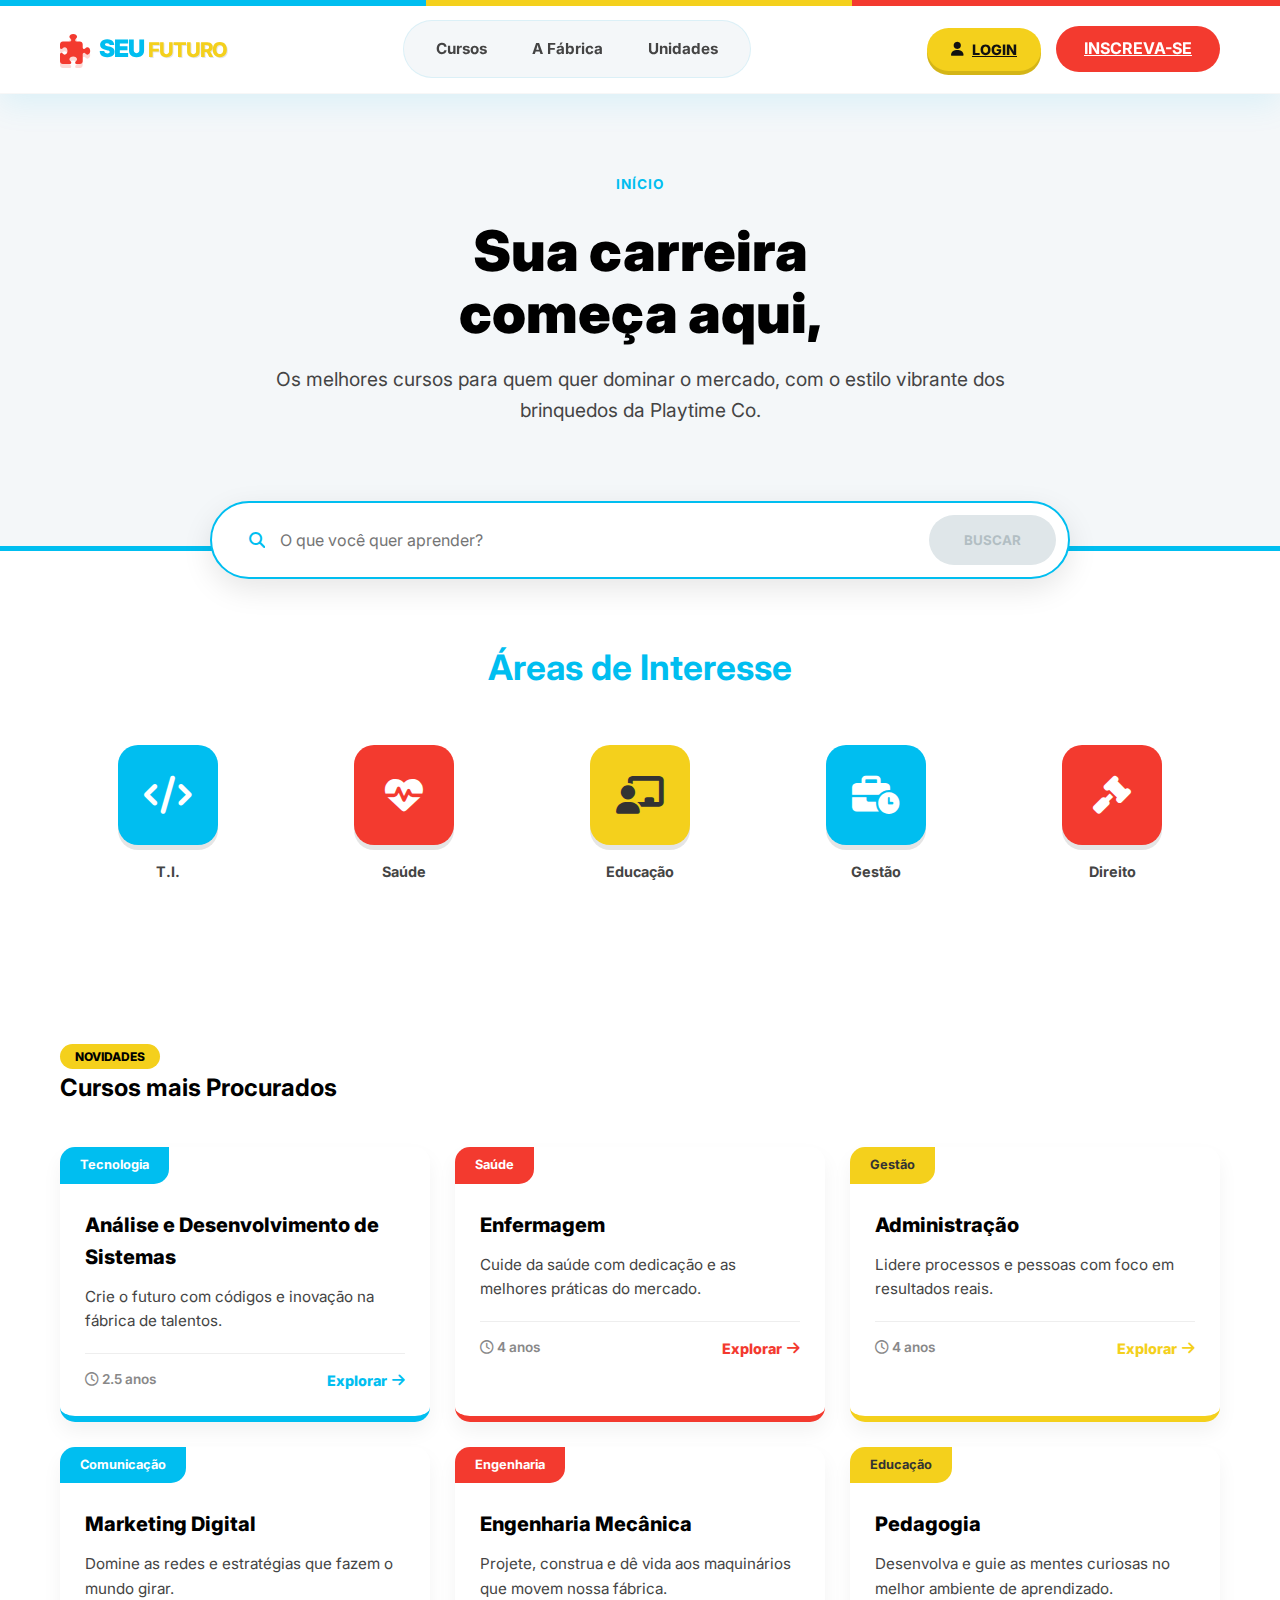
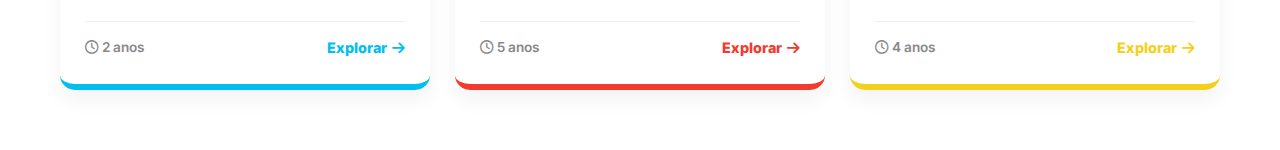
<file: index.html>
<!DOCTYPE html>
<html lang="pt-BR">
<head>
    <meta charset="UTF-8">
    <meta name="viewport" content="width=device-width, initial-scale=1.0">
    <title>Estácio | Modo Claro Playtime</title>
    <link rel="stylesheet" href="CSS/style.css">
    <link href="https://fonts.googleapis.com/css2?family=Inter:wght@400;700;900&display=swap" rel="stylesheet">
    <link rel="stylesheet" href="https://cdnjs.cloudflare.com/ajax/libs/font-awesome/6.4.0/css/all.min.css">
</head>
<body>
<div id="page-loader" class="page-loader">
        <div class="loader-content">
            <i class="fa-solid fa-puzzle-piece loader-icon"></i>
            <h2>ESTÁCIO <span class="highlight">PLAYTIME</span></h2>
            <p>Ligando as esteiras da fábrica...</p>
            <div class="loading-bar">
                <div class="progress"></div>
            </div>
        </div>
    </div>
   <header>
    <div class="header-container">
        <div class="logo">
            <i class="fa-solid fa-puzzle-piece"></i>
            <span>SEU <span class="highlight">FUTURO</span></span>
        </div>
        
        <nav class="nav-desktop">
            <ul>
                <li><a href="#">Cursos</a></li>
                <li><a href="#">A Fábrica</a></li>
                <li><a href="#">Unidades</a></li>
            </ul>
        </nav>

        <div class="header-right">
            <a href="/html/login.html" class="btn-login desktop-only"><i class="fa-solid fa-user"></i> LOGIN</a>
            <a href="/html/inscricao.html" class="btn-inscreva desktop-only">INSCREVA-SE</a>
            <button class="menu-toggle" id="menuToggle">
                <i class="fa-solid fa-bars"></i>
            </button>
        </div>
    </div>

    <div class="mobile-menu" id="mobileMenu">
        <div class="mobile-menu-header">
            <i class="fa-solid fa-xmark close-menu" id="closeMenu"></i>
        </div>
        
        <div class="mobile-botoes-topo">
            <button class="btn-login w-100"><i class="fa-solid fa-user"></i> LOGIN PORTAL</button>
        </div>

        <ul>
            <li><a href="#"><i class="fa-solid fa-graduation-cap"></i> Cursos</a></li>
            <li><a href="#"><i class="fa-solid fa-industry"></i> A Fábrica</a></li>
            <li><a href="#"><i class="fa-solid fa-location-dot"></i> Unidades</a></li>
            <li><a href="#"><i class="fa-solid fa-headset"></i> Suporte</a></li>
        </ul>
        
        <button class="btn-inscreva w-100">INSCREVA-SE AGORA</button>
    </div>
</header>

    <section class="hero">
        <div class="hero-content">
            <div class="breadcrumb">INÍCIO</div>
            <h1>Sua carreira  <br>começa aqui,</h1>
            <p>Os melhores cursos para quem quer dominar o mercado, com o estilo vibrante dos brinquedos da Playtime Co.</p>
        </div>
    </section>

    <div class="search-section">
        <div class="search-container">
            <div class="input-group">
                <i class="fa-solid fa-magnifying-glass"></i>
                <input type="text" id="searchInput" placeholder="O que você quer aprender?">
            </div>
            <button id="searchBtn" class="btn-search" disabled>BUSCAR</button>
        </div>
    </div>

    <section class="areas-interesse">
        <h2>Áreas de Interesse</h2>
        
        <div class="grid-areas">
            <div class="area-item">
                <div class="icon-block azul-principal"><i class="fa-solid fa-code"></i></div>
                <span>T.I.</span>
            </div>
            <div class="area-item">
                <div class="icon-block vermelho-principal"><i class="fa-solid fa-heart-pulse"></i></div>
                <span>Saúde</span>
            </div>
            <div class="area-item">
                <div class="icon-block amarelo-principal"><i class="fa-solid fa-chalkboard-user"></i></div>
                <span>Educação</span>
            </div>
            <div class="area-item">
                <div class="icon-block azul-principal"><i class="fa-solid fa-business-time"></i></div>
                <span>Gestão</span>
            </div>
            <div class="area-item">
                <div class="icon-block vermelho-principal"><i class="fa-solid fa-gavel"></i></div>
                <span>Direito</span>
            </div>
        </div>
    </section>

      <section class="cursos-destaque">
        <div class="container">
            <div class="section-header">
                <span class="badge">Novidades</span>
                <h2>Cursos mais Procurados</h2>
            </div>

            <div class="grid-cursos">
                <div class="curso-card border-azul">
                    <div class="curso-tag bg-azul">Tecnologia</div>
                    <div class="curso-info">
                        <h3>Análise e Desenvolvimento de Sistemas</h3>
                        <p>Crie o futuro com códigos e inovação na fábrica de talentos.</p>
                        <div class="curso-footer">
                            <span class="duracao"><i class="fa-regular fa-clock"></i> 2.5 anos</span>
                            <button class="btn-ver-mais text-azul">Explorar <i class="fa-solid fa-arrow-right"></i></button>
                        </div>
                    </div>
                </div>

                <div class="curso-card border-vermelho">
                    <div class="curso-tag bg-vermelho">Saúde</div>
                    <div class="curso-info">
                        <h3>Enfermagem</h3>
                        <p>Cuide da saúde com dedicação e as melhores práticas do mercado.</p>
                        <div class="curso-footer">
                            <span class="duracao"><i class="fa-regular fa-clock"></i> 4 anos</span>
                            <button class="btn-ver-mais text-vermelho">Explorar <i class="fa-solid fa-arrow-right"></i></button>
                        </div>
                    </div>
                </div>

                <div class="curso-card border-amarelo">
                    <div class="curso-tag bg-amarelo">Gestão</div>
                    <div class="curso-info">
                        <h3>Administração</h3>
                        <p>Lidere processos e pessoas com foco em resultados reais.</p>
                        <div class="curso-footer">
                            <span class="duracao"><i class="fa-regular fa-clock"></i> 4 anos</span>
                            <button class="btn-ver-mais text-amarelo">Explorar <i class="fa-solid fa-arrow-right"></i></button>
                        </div>
                    </div>
                </div>

                <div class="curso-card border-azul">
                    <div class="curso-tag bg-azul">Comunicação</div>
                    <div class="curso-info">
                        <h3>Marketing Digital</h3>
                        <p>Domine as redes e estratégias que fazem o mundo girar.</p>
                        <div class="curso-footer">
                            <span class="duracao"><i class="fa-regular fa-clock"></i> 2 anos</span>
                            <button class="btn-ver-mais text-azul">Explorar <i class="fa-solid fa-arrow-right"></i></button>
                        </div>
                    </div>
                </div>

                <div class="curso-card border-vermelho">
                    <div class="curso-tag bg-vermelho">Engenharia</div>
                    <div class="curso-info">
                        <h3>Engenharia Mecânica</h3>
                        <p>Projete, construa e dê vida aos maquinários que movem nossa fábrica.</p>
                        <div class="curso-footer">
                            <span class="duracao"><i class="fa-regular fa-clock"></i> 5 anos</span>
                            <button class="btn-ver-mais text-vermelho">Explorar <i class="fa-solid fa-arrow-right"></i></button>
                        </div>
                    </div>
                </div>

                <div class="curso-card border-amarelo">
                    <div class="curso-tag bg-amarelo">Educação</div>
                    <div class="curso-info">
                        <h3>Pedagogia</h3>
                        <p>Desenvolva e guie as mentes curiosas no melhor ambiente de aprendizado.</p>
                        <div class="curso-footer">
                            <span class="duracao"><i class="fa-regular fa-clock"></i> 4 anos</span>
                            <button class="btn-ver-mais text-amarelo">Explorar <i class="fa-solid fa-arrow-right"></i></button>
                        </div>
                    </div>
                </div>
            </div>
        </div>
    </section>

    <script src="/JS/index.js.js"></script>
    <script src="/JS/loader.js"></script>
</body>
</html>
</file>
<file: CSS/style.css>
:root {
    /* Paleta extraída da imagem */
    --vermelho-principal: #f33a2f; /* Vermelho vibrante */
    --azul-principal: #00bef0;     /* Azul vivo */
    --amarelo-principal: #f4d01c;  /* Amarelo brilhante */
    
    /* Variáveis de Texto e Fundo - Modo Claro */
    --branco: #ffffff;
    --preto: #000000;
    --texto-principal: #000000;
    --texto-secundario: #444444;
    --cinza-claro: #f4f7f9;
}

* {
    margin: 0;
    padding: 0;
    box-sizing: border-box;
    font-family: 'Inter', sans-serif;
}

body {
    background-color: var(--branco);
    color: var(--texto-principal);
    line-height: 1.6;
}

/* --- Header Moderno Playtime --- */
header {
    background: var(--branco);
    position: sticky;
    top: 0;
    z-index: 1000;
    padding: 15px 0;
    /* Removemos a borda simples e colocamos uma sombra flutuante azulada */
    border-bottom: 1px solid rgba(0, 0, 0, 0.03);
    box-shadow: 0 10px 30px rgba(0, 190, 240, 0.1); 
    transition: all 0.3s ease;
}

/* A Mágica: Linha colorida no topo da tela (Azul, Amarelo e Vermelho) */
header::before {
    content: '';
    position: absolute;
    top: 0;
    left: 0;
    width: 100%;
    height: 6px;
    background: linear-gradient(90deg, 
        var(--azul-principal) 0%, var(--azul-principal) 33.3%, 
        var(--amarelo-principal) 33.3%, var(--amarelo-principal) 66.6%, 
        var(--vermelho-principal) 66.6%, var(--vermelho-principal) 100%);
}

.header-container {
    max-width: 1200px;
    margin: 0 auto;
    padding: 0 20px;
    display: flex;
    justify-content: space-between;
    align-items: center;
    margin-top: 5px; /* Compensa o espaço da linha colorida */
}

/* Animação na Logo */
.logo {
    display: flex;
    align-items: center;
    gap: 10px;
    color: var(--azul-principal);
    font-size: 24px;
    font-weight: 900;
    letter-spacing: -1px;
    transition: transform 0.3s;
    cursor: pointer;
}

.logo:hover {
    transform: scale(1.05) rotate(-2deg); /* Dá uma balançada de brinquedo */
}

.logo i {
    color: var(--vermelho-principal);
    font-size: 30px;
    filter: drop-shadow(0 4px 0 rgba(243, 58, 47, 0.2)); /* Sombra no ícone */
}

.logo .highlight {
    color: var(--amarelo-principal);
    font-weight: 800;
    font-size: 0.85em;
    text-shadow: 1px 1px 0px rgba(0,0,0,0.1);
}

/* --- Estilo do Menu (Formato de Pílula) --- */
nav ul {
    display: flex;
    list-style: none;
    gap: 5px;
    background-color: var(--cinza-claro); /* Fundo juntando os links */
    padding: 6px 12px;
    border-radius: 50px;
    border: 1px solid rgba(0, 190, 240, 0.1);
}

nav a {
    text-decoration: none;
    color: var(--texto-secundario);
    font-weight: 700;
    font-size: 0.95rem;
    padding: 10px 20px;
    border-radius: 50px;
    transition: all 0.4s cubic-bezier(0.175, 0.885, 0.32, 1.275);
    display: inline-block;
}

nav a:hover { 
    background-color: var(--azul-principal);
    color: var(--branco);
    transform: translateY(-3px);
    box-shadow: 0 6px 15px rgba(0, 190, 240, 0.3);
}

/* --- Ajuste nos botões para alinhamento perfeito --- */
.header-right {
    display: flex;
    align-items: center;
    gap: 15px;
}

.btn-inscreva {
    background: var(--vermelho-principal); /* Botão principal vermelho */
    color: white;
    border: none;
    padding: 10px 28px;
    border-radius: 50px;
    font-weight: 700;
    cursor: pointer;
    transition: transform 0.2s, box-shadow 0.2s;
}

.btn-inscreva:hover {
    transform: translateY(-2px);
    box-shadow: 0 5px 15px rgba(243, 58, 47, 0.4);
}

/* --- Hero --- */
.hero {
    background-color: var(--cinza-claro);
    color: var(--texto-principal);
    padding: 80px 20px 120px;
    text-align: center;
    border-bottom: 5px solid var(--azul-principal); /* Barra azul no rodapé do Hero */
}

.hero-content { max-width: 800px; margin: 0 auto; }

.breadcrumb {
    font-size: 0.85rem;
    margin-bottom: 25px;
    text-transform: uppercase;
    letter-spacing: 1px;
    color: var(--azul-principal); /* Breadcrumb azul */
    font-weight: 700;
}

.hero h1 {
    font-size: 3.5rem;
    font-weight: 900;
    margin-bottom: 20px;
    line-height: 1.1;
    color: var(--preto);
}

.hero p {
    font-size: 1.2rem;
    color: var(--texto-secundario);
}

/* --- Search --- */
.search-section {
    max-width: 900px;
    margin: -50px auto 60px;
    padding: 0 20px;
}

.search-container {
    background: white;
    padding: 12px;
    border-radius: 100px;
    box-shadow: 0 10px 30px rgba(0, 0, 0, 0.1);
    display: flex;
    gap: 10px;
    border: 2px solid var(--azul-principal); /* Borda azul */
}

.input-group {
    flex: 1;
    display: flex;
    align-items: center;
    padding-left: 25px;
}

.input-group i { color: var(--azul-principal); }

.input-group input {
    border: none;
    padding: 15px;
    width: 100%;
    outline: none;
    font-size: 1rem;
}

.btn-search {
    background: #dfe6e9;
    color: #b2bec3;
    border: none;
    padding: 0 35px;
    border-radius: 50px;
    font-weight: 700;
    cursor: not-allowed;
    transition: all 0.3s;
}

.btn-search.active {
    background: var(--amarelo-principal); /* Botão de busca ativo amarelo */
    color: #333; /* Texto escuro para contraste */
    cursor: pointer;
}

/* --- Areas --- */
.areas-interesse {
    max-width: 1200px;
    margin: 0 auto 100px;
    padding: 0 20px;
}

.areas-interesse h2 {
    text-align: center;
    font-size: 2.2rem;
    margin-bottom: 50px;
    color: var(--azul-principal); /* Título azul */
}

.grid-areas {
    display: grid;
    grid-template-columns: repeat(auto-fit, minmax(140px, 1fr));
    gap: 30px;
    justify-content: center;
}

.area-item {
    display: flex;
    flex-direction: column;
    align-items: center;
    text-align: center;
    transition: all 0.3s;
    cursor: pointer;
}

.icon-block {
    width: 100px;
    height: 100px;
    border-radius: 20px; /* Cantos arredondados, mas ainda um bloco */
    display: flex;
    justify-content: center;
    align-items: center;
    font-size: 38px;
    color: white;
    margin-bottom: 15px;
    transition: all 0.4s cubic-bezier(0.175, 0.885, 0.32, 1.275);
    box-shadow: 0 5px 0 rgba(0,0,0,0.1); /* Efeito 3D sutil na base do bloco */
}

/* Cores específicas para cada área (Blocos de brinquedo) */
.azul-principal   { background-color: var(--azul-principal); }
.vermelho-principal { background-color: var(--vermelho-principal); }
.amarelo-principal  { background-color: var(--amarelo-principal); color: #333; }

.area-item:hover .icon-block {
    transform: translateY(-10px) rotate(5deg);
}

.area-item span {
    font-weight: 700;
    font-size: 0.9rem;
    color: var(--texto-secundario);
}

/* Responsividade */
@media (max-width: 768px) {
    .hero h1 { font-size: 2.5rem; }
    nav { display: none; }
    .search-container { border-radius: 20px; flex-direction: column; }
    .btn-search { padding: 15px; }
}

/* --- Cursos Destaque --- */
.cursos-destaque {
    padding: 60px 20px;
    max-width: 1200px;
    margin: 0 auto;
}

.container .section-header {
    margin-bottom: 40px;
}

.badge {
    background-color: var(--amarelo-principal);
    color: #000;
    padding: 5px 15px;
    border-radius: 20px;
    font-weight: 800;
    font-size: 0.75rem;
    text-transform: uppercase;
}

.grid-cursos {
    display: grid;
    grid-template-columns: repeat(auto-fit, minmax(280px, 1fr));
    gap: 25px;
}

.curso-card {
    background: white;
    border-radius: 15px;
    overflow: hidden;
    position: relative;
    box-shadow: 0 10px 20px rgba(0,0,0,0.05);
    transition: transform 0.3s ease;
    border-bottom: 6px solid transparent; /* Efeito de base do bloco */
}

.curso-card:hover {
    transform: translateY(-8px);
}

/* Bordas baseadas na imagem */
.border-azul { border-color: var(--azul-principal); }
.border-vermelho { border-color: var(--vermelho-principal); }
.border-amarelo { border-color: var(--amarelo-principal); }

.curso-tag {
    display: inline-block;
    padding: 8px 20px;
    color: white;
    font-weight: 700;
    font-size: 0.8rem;
    border-bottom-right-radius: 15px;
}

/* Cores das Tags */
.bg-azul { background-color: var(--azul-principal); }
.bg-vermelho { background-color: var(--vermelho-principal); }
.bg-amarelo { background-color: var(--amarelo-principal); color: #333; }

.curso-info {
    padding: 25px;
}

.curso-info h3 {
    font-size: 1.25rem;
    margin-bottom: 12px;
    font-weight: 800;
}

.curso-info p {
    font-size: 0.95rem;
    color: var(--texto-secundario);
    margin-bottom: 20px;
}

.curso-footer {
    display: flex;
    justify-content: space-between;
    align-items: center;
    border-top: 1px solid #eee;
    padding-top: 15px;
}

.duracao {
    font-size: 0.85rem;
    color: #888;
    font-weight: 600;
}

.btn-ver-mais {
    background: none;
    border: none;
    font-weight: 800;
    font-size: 0.9rem;
    cursor: pointer;
    display: flex;
    align-items: center;
    gap: 5px;
}

/* Cores de Texto dos Botões */
.text-azul { color: var(--azul-principal); }
.text-vermelho { color: var(--vermelho-principal); }
.text-amarelo { color: var(--amarelo-principal); }

/* --- Ajustes de Responsividade Global --- */

/* Ajuste do Header para Celular */
@media (max-width: 768px) {
    .header-container {
        flex-direction: column;
        gap: 15px;
        padding: 15px;
    }

    nav ul {
        gap: 15px;
        flex-wrap: wrap;
        justify-content: center;
    }

    nav a {
        font-size: 0.8rem;
    }

    .btn-inscreva {
        width: 100%; /* Botão ocupa a largura toda no celular */
        padding: 12px;
    }
}

/* Ajuste do Hero para Celular */
@media (max-width: 600px) {
    .hero {
        padding: 60px 20px 100px;
    }

    .hero h1 {
        font-size: 2.2rem; /* Diminui o texto para não quebrar a tela */
    }

    .hero p {
        font-size: 1rem;
    }
}

/* Ajuste da Barra de Pesquisa */
@media (max-width: 768px) {
    .search-section {
        margin-top: -60px;
    }

    .search-container {
        flex-direction: column; /* Input em cima, botão embaixo */
        border-radius: 20px;
        padding: 10px;
    }

    .input-group {
        padding-left: 10px;
    }

    .btn-search {
        width: 100%;
        padding: 15px;
        border-radius: 15px;
    }
}

/* Grid de Áreas de Interesse Responsivo */
.grid-areas {
    display: grid;
    /* No desktop: colunas de 140px. No celular: ajusta sozinho */
    grid-template-columns: repeat(auto-fit, minmax(120px, 1fr)); 
    gap: 20px;
    justify-items: center;
}

/* Grid de Cursos Responsivo */
.grid-cursos {
    display: grid;
    /* Cria colunas de no mínimo 280px. Se não couber, pula pra baixo */
    grid-template-columns: repeat(auto-fill, minmax(280px, 1fr));
    gap: 25px;
}

@media (max-width: 480px) {
    .grid-cursos {
        grid-template-columns: 1fr; /* Força 1 coluna em celulares muito pequenos */
    }
    
    .icon-block {
        width: 80px;
        height: 80px;
        font-size: 30px;
    }
}

/* --- Menu Hambúrguer e Mobile --- */
.menu-toggle {
    display: none; /* Escondido no desktop */
    background: var(--azul-principal);
    color: white;
    border: none;
    width: 45px;
    height: 45px;
    border-radius: 10px;
    font-size: 1.5rem;
    cursor: pointer;
    box-shadow: 0 4px 0 #0096bd;
}

.mobile-menu {
    position: fixed;
    top: 0;
    right: -100%; /* Começa fora da tela */
    width: 80%;
    max-width: 300px;
    height: 100vh;
    background: var(--branco);
    z-index: 2000;
    padding: 30px;
    box-shadow: -5px 0 20px rgba(0,0,0,0.1);
    transition: 0.4s cubic-bezier(0.175, 0.885, 0.32, 1.275);
    border-left: 5px solid var(--azul-principal);
}

.mobile-menu.active {
    right: 0; /* Entra na tela */
}

.mobile-menu-header {
    display: flex;
    justify-content: flex-end;
    margin-bottom: 30px;
}

.close-menu {
    font-size: 2rem;
    color: var(--vermelho-principal);
    cursor: pointer;
}

.mobile-menu ul {
    list-style: none;
    margin-bottom: 40px;
}

.mobile-menu ul li {
    margin-bottom: 25px;
}

.mobile-menu ul li a {
    text-decoration: none;
    color: var(--texto-principal);
    font-weight: 800;
    font-size: 1.2rem;
    display: flex;
    align-items: center;
    gap: 15px;
}

.mobile-menu ul li a i {
    color: var(--azul-principal);
}

/* --- Ajustes Responsivos --- */
@media (max-width: 768px) {
    .nav-desktop, .desktop-only {
        display: none; /* Esconde menu comum no celular */
    }

    .menu-toggle {
        display: block; /* Mostra o botão hambúrguer */
    }

    .header-container {
        flex-direction: row; /* Mantém logo e botão na mesma linha */
        justify-content: space-between;
    }
}

/* --- Organização dos botões no Header --- */
.header-right {
    display: flex;
    align-items: center;
    gap: 15px; /* Espaço entre os botões */
}

/* --- Estilo do Botão de Login (Amarelo Playtime) --- */
.btn-login {
    background-color: var(--amarelo-principal);
    color: #111; /* Texto bem escuro para dar leitura */
    border: none;
    padding: 10px 24px;
    border-radius: 50px;
    font-weight: 800;
    font-size: 0.9rem;
    cursor: pointer;
    display: flex;
    align-items: center;
    gap: 8px;
    transition: all 0.2s ease;
    box-shadow: 0 4px 0 #d4b517; /* Efeito 3D de bloco */
}

.btn-login:hover {
    transform: translateY(-2px);
    box-shadow: 0 6px 0 #d4b517;
}

.btn-login:active {
    transform: translateY(2px);
    box-shadow: 0 2px 0 #d4b517; /* Efeito de botão sendo apertado */
}

/* Utilitário para os botões do Mobile ocuparem a largura toda */
.w-100 {
    width: 100%;
    justify-content: center;
    margin-bottom: 20px;
}

.mobile-botoes-topo {
    margin-bottom: 30px;
    padding-bottom: 20px;
    border-bottom: 2px dashed #eee; /* Linha tracejada separando o login do menu */
}
/* --- Botão de Dark Mode --- */
.theme-toggle {
    background: transparent;
    color: var(--texto-principal);
    border: 2px solid var(--azul-principal);
    width: 42px;
    height: 42px;
    border-radius: 50%; /* Botão redondinho */
    font-size: 1.2rem;
    cursor: pointer;
    display: flex;
    align-items: center;
    justify-content: center;
    transition: all 0.3s ease;
}

.theme-toggle:hover {
    background: var(--azul-principal);
    color: white;
    transform: scale(1.1) rotate(-15deg);
    box-shadow: 0 4px 10px rgba(0, 190, 240, 0.3);
}

/* --- Variáveis do Modo Escuro (Fábrica Apagada) --- */
/* Quando o body tiver o atributo data-theme="dark", essas cores substituem as claras */
[data-theme="dark"] {
    --branco: #121212;         /* Fundo principal vira quase preto */
    --cinza-claro: #1e1e1e;    /* Fundo de seções vira cinza escuro */
    --texto-principal: #f0f0f0;/* Texto fica claro */
    --texto-secundario: #a0a0a0;
}

/* Transição suave para todas as trocas de cor de fundo e texto */
body, header, .hero, .search-container, .curso-card, .mobile-menu {
    transition: background-color 0.4s ease, color 0.4s ease;
}

/* Ajustes finos para o Modo Escuro */
[data-theme="dark"] header {
    box-shadow: 0 10px 30px rgba(0, 0, 0, 0.5);
    border-bottom: 1px solid #333;
}

[data-theme="dark"] .search-container,
[data-theme="dark"] .curso-card {
    background-color: #1a1a1a;
    box-shadow: 0 10px 20px rgba(0, 0, 0, 0.4);
}

[data-theme="dark"] .input-group input {
    color: var(--texto-principal);
}

[data-theme="dark"] .btn-login {
    color: #000; /* Garante que o texto do botão amarelo fique escuro */
}
/* --- Tela de Carregamento (Loader) --- */
.page-loader {
    position: fixed;
    top: 0;
    left: 0;
    width: 100vw;
    height: 100vh;
    background-color: var(--cinza-claro); /* Usa a cor de fundo padrão */
    z-index: 99999; /* Fica acima de TUDO no site */
    display: flex;
    justify-content: center;
    align-items: center;
    transition: opacity 0.5s ease, visibility 0.5s ease;
}

/* Classe que o JavaScript vai usar para esconder a tela */
.page-loader.hidden {
    opacity: 0;
    visibility: hidden;
}

.loader-content {
    text-align: center;
    display: flex;
    flex-direction: column;
    align-items: center;
    gap: 15px;
}

/* Ícone girando em 3D */
.loader-icon {
    font-size: 50px;
    color: var(--vermelho-principal);
    animation: giroBrinquedo 2s infinite ease-in-out;
}

@keyframes giroBrinquedo {
    0% { transform: rotateY(0deg) scale(1); }
    50% { transform: rotateY(180deg) scale(1.2); color: var(--azul-principal); }
    100% { transform: rotateY(360deg) scale(1); color: var(--amarelo-principal); }
}

.loader-content h2 {
    color: var(--azul-principal);
    font-weight: 900;
    font-size: 1.5rem;
    letter-spacing: -1px;
}

.loader-content .highlight {
    color: var(--amarelo-principal);
}

.loader-content p {
    color: var(--texto-secundario);
    font-size: 0.9rem;
    font-weight: 700;
}

/* Barra de Progresso */
.loading-bar {
    width: 200px;
    height: 8px;
    background-color: #e0e0e0;
    border-radius: 10px;
    overflow: hidden;
    position: relative;
    margin-top: 10px;
}

.progress {
    width: 0%;
    height: 100%;
    background-color: var(--azul-principal);
    border-radius: 10px;
    animation: carregarBarra 1s infinite linear;
}

/* Animação da barrinha enchendo */
@keyframes carregarBarra {
    0% { width: 0%; transform: translateX(-100%); }
    50% { width: 100%; transform: translateX(0); }
    100% { width: 100%; transform: translateX(100%); }
}

/* Se o site estiver no Dark Mode, o loader acompanha */
[data-theme="dark"] .page-loader {
    background-color: #121212;
}
</file>
